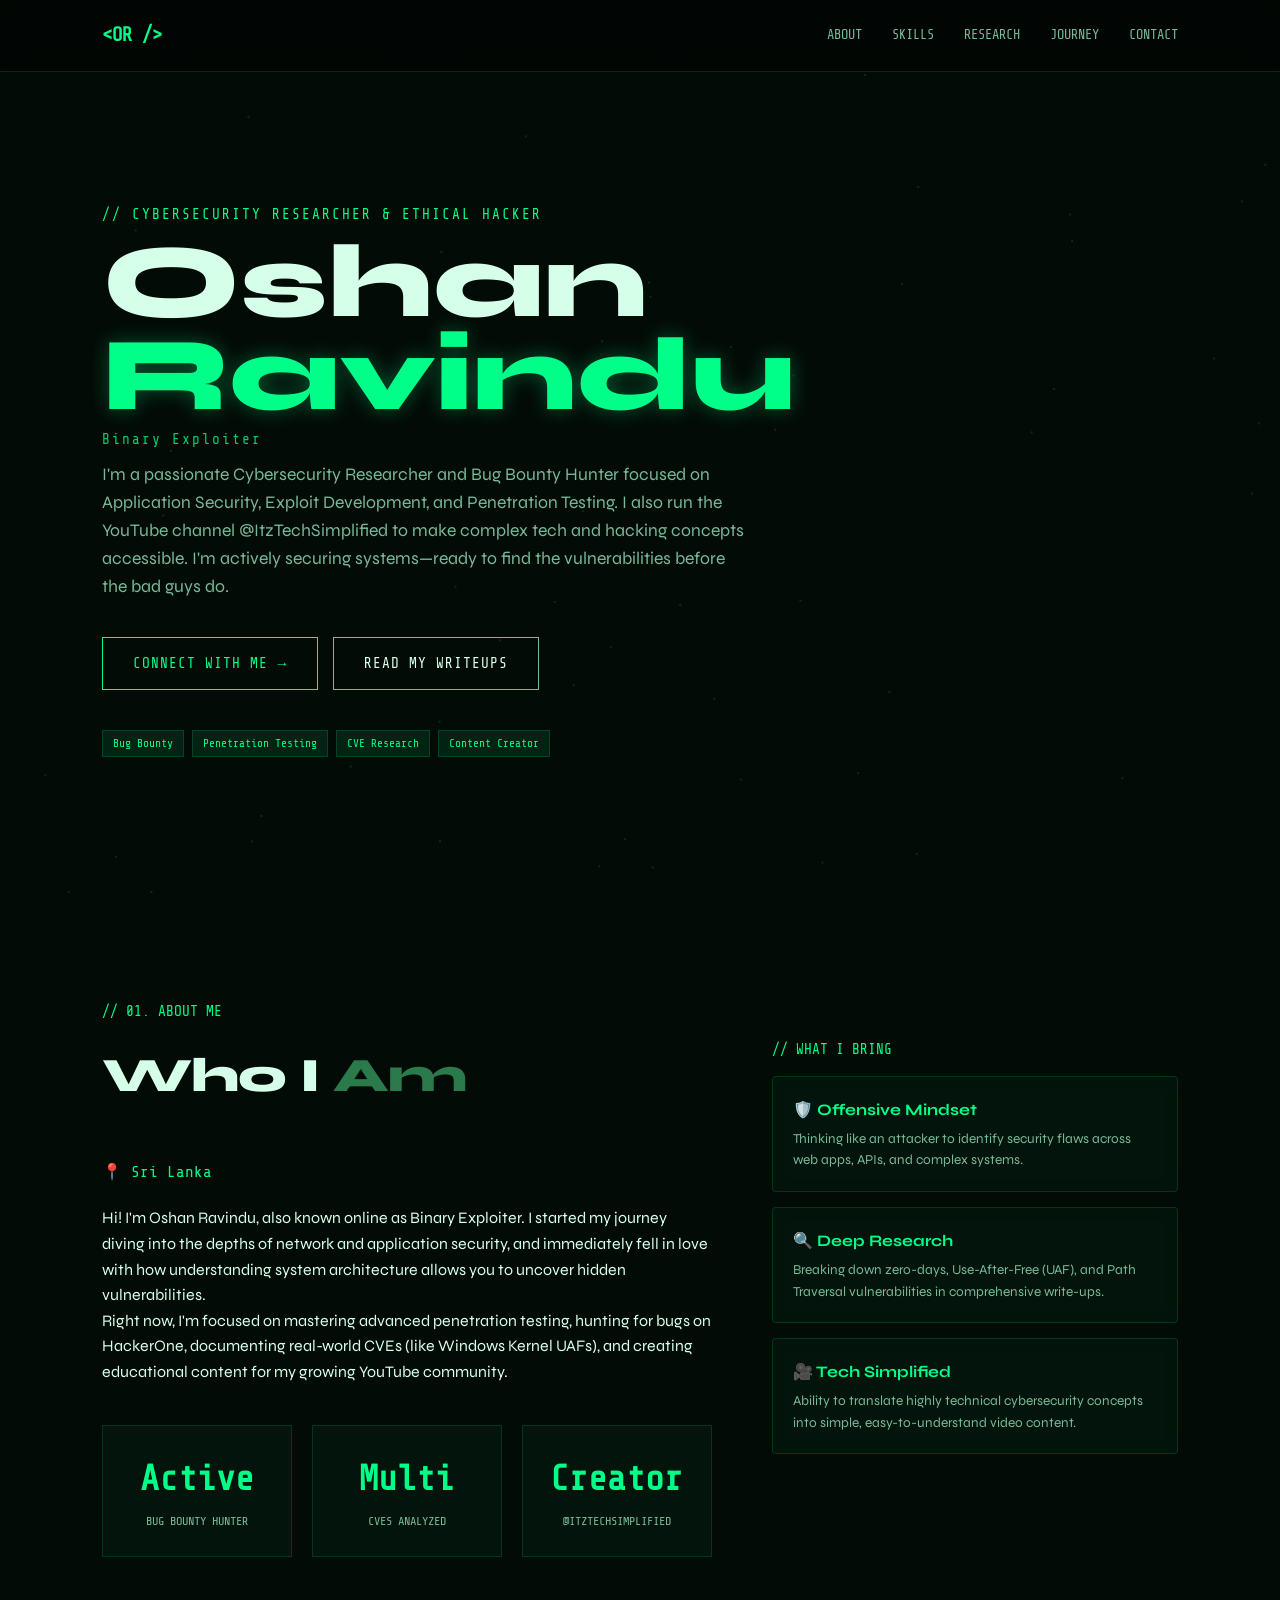
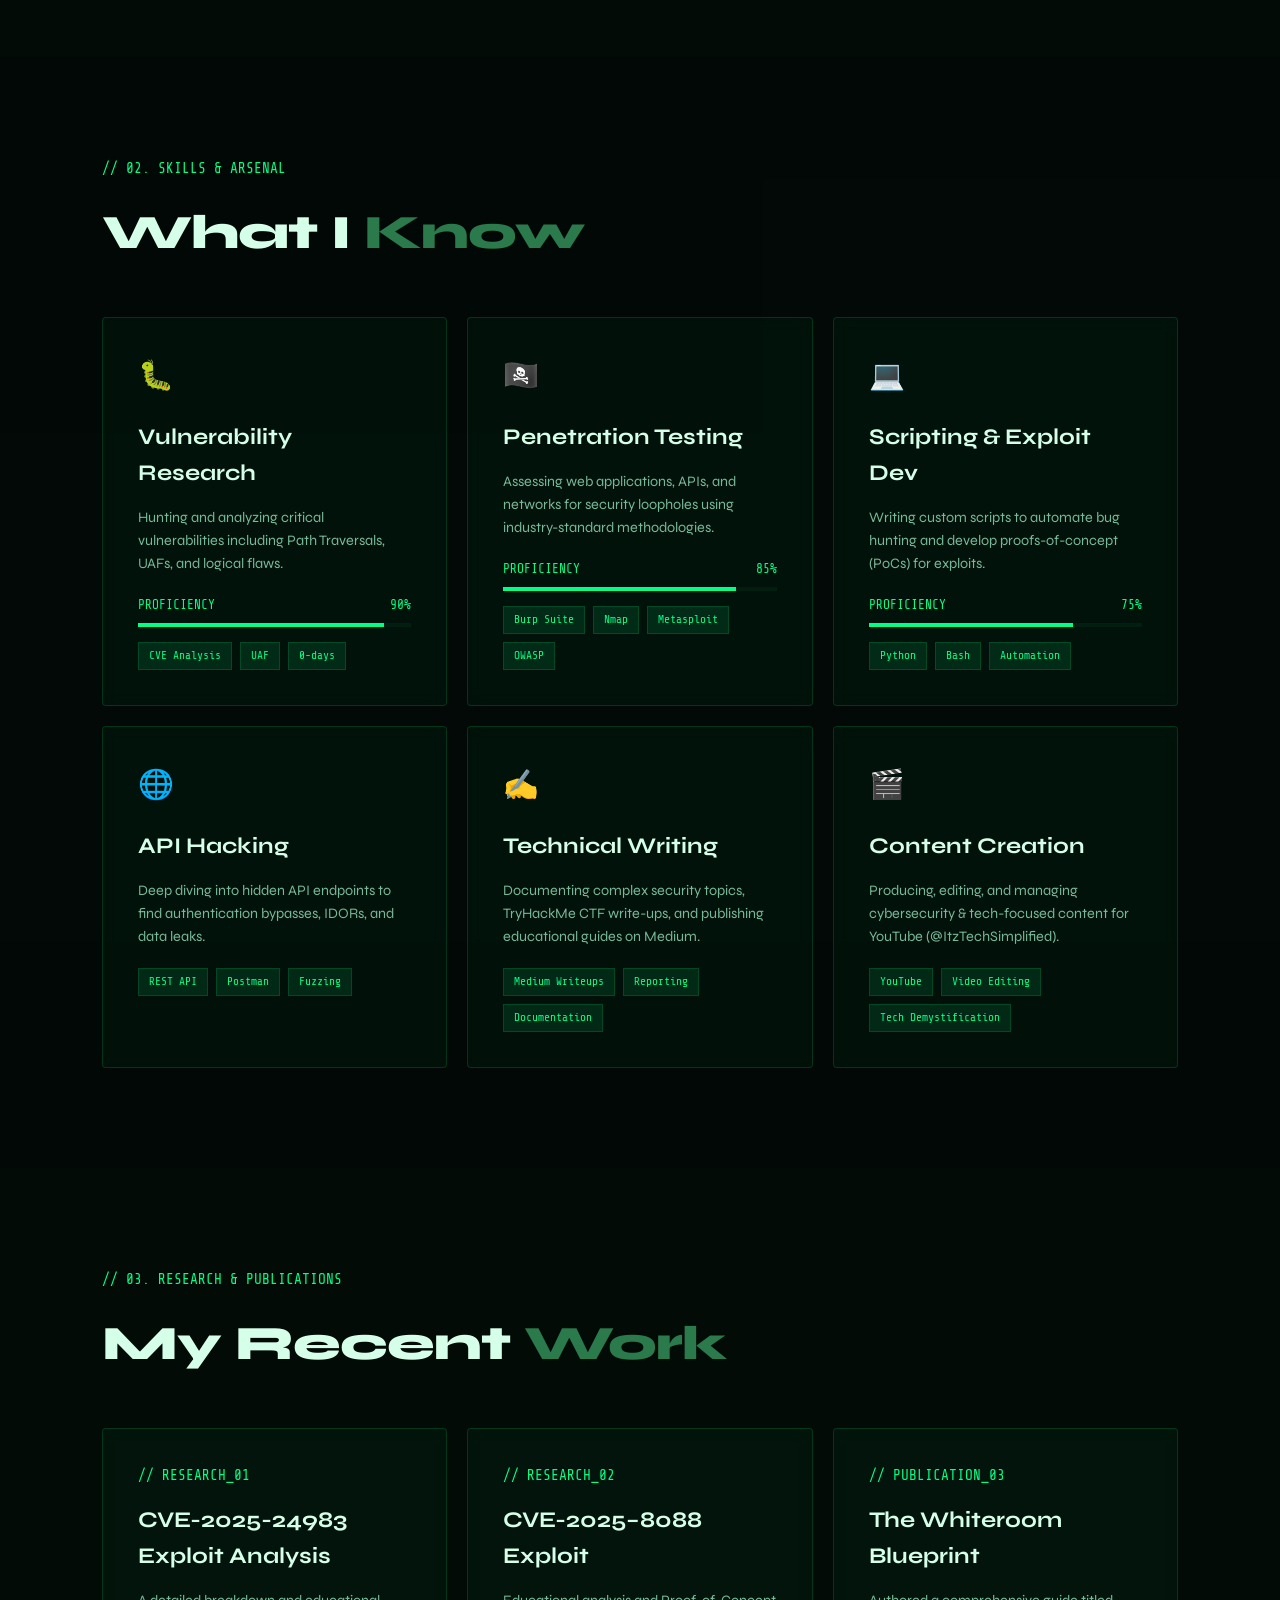
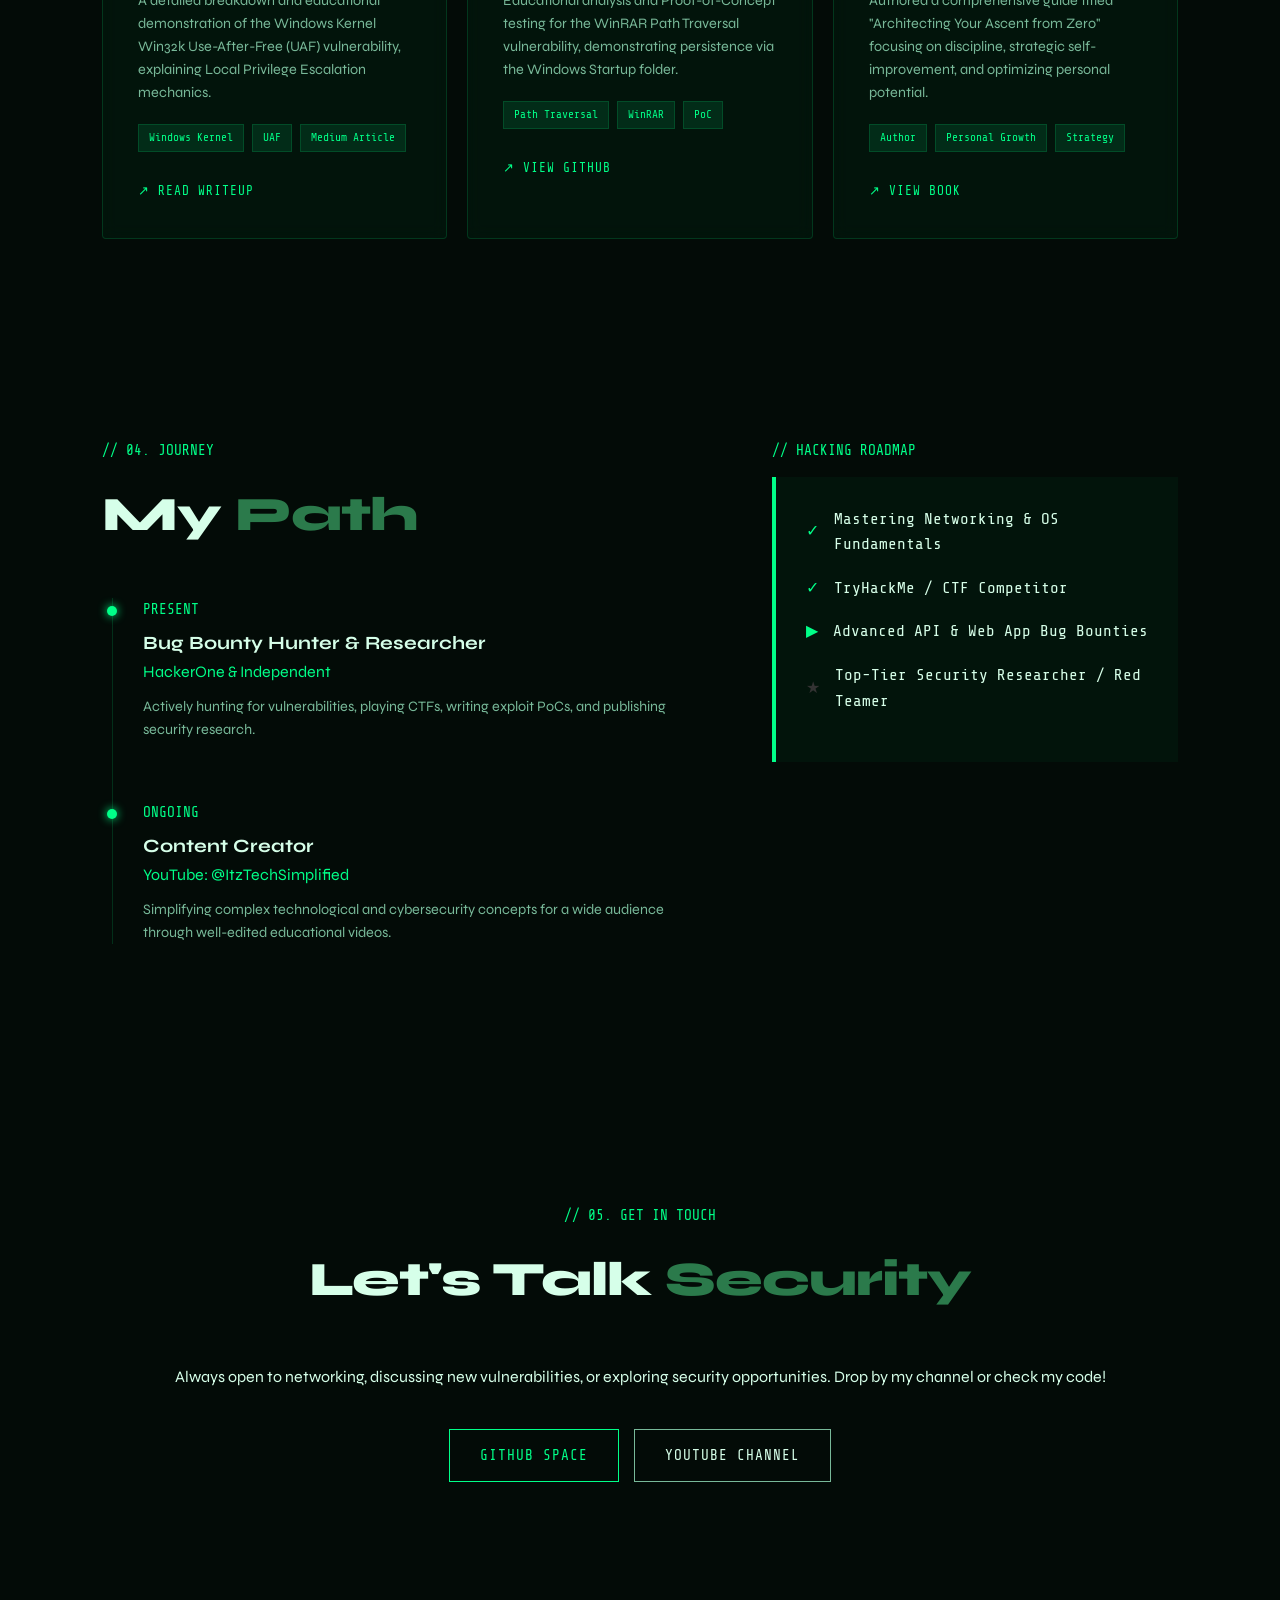
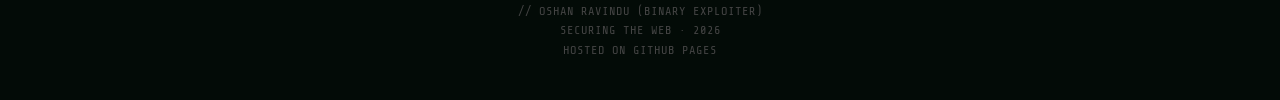
<file: index.html>
<!DOCTYPE html>
<html lang="en">
<head>
<meta charset="utf-8" />
<meta name="viewport" content="width=device-width, initial-scale=1.0" />
<title>Oshan Ravindu — Security Portfolio</title>

<link href="https://fonts.googleapis.com/css2?family=Share+Tech+Mono&family=Syne:wght@400;700;800&display=swap" rel="stylesheet">

<style>
:root {
  --g1: #00ff88; /* Neon Green */
  --g2: #00c96a;
  --bg: #030b07; /* Dark background */
  --text: #d6ffe9;
  --muted: #78b999;
  --border: rgba(0, 255, 136, .15);
  --card: rgba(0, 255, 136, .04);
  --mono: 'Share Tech Mono', monospace;
  --sans: 'Syne', sans-serif;
}

* { margin: 0; padding: 0; box-sizing: border-box; }
html { scroll-behavior: smooth; }

body {
  background: var(--bg);
  color: var(--text);
  font-family: var(--sans);
  overflow-x: hidden;
  line-height: 1.6;
}

canvas { position: fixed; inset: 0; z-index: 0; pointer-events: none; }

/* --- NAVIGATION --- */
nav {
  position: fixed;
  top: 0; width: 100%; z-index: 100;
  display: flex; justify-content: space-between; align-items: center;
  padding: 20px 8vw;
  backdrop-filter: blur(14px);
  background: rgba(0, 0, 0, .4);
  border-bottom: 1px solid var(--border);
}

.logo { font-family: var(--mono); color: var(--g1); font-size: 1.2rem; font-weight: bold; }

.menu-links { display: flex; gap: 30px; }
.menu-links a { 
  text-decoration: none; color: var(--muted); font-family: var(--mono); 
  font-size: 0.85rem; transition: 0.3s; text-transform: uppercase;
}
.menu-links a:hover { color: var(--g1); }

/* --- HERO --- */
.hero {
  min-height: 100vh;
  display: flex; flex-direction: column; justify-content: center;
  padding: 120px 8vw 60px;
  position: relative; z-index: 1;
}

.hero .pre-title { font-family: var(--mono); color: var(--g1); margin-bottom: 10px; font-size: 0.9rem; letter-spacing: 2px; }
h1 { font-size: clamp(3rem, 10vw, 6.5rem); line-height: 0.9; margin-bottom: 20px; font-weight: 800; }
.hl { color: var(--g1); text-shadow: 0 0 20px rgba(0,255,136,0.3); }

/* NEW CLASS FOR DARKER HIGHLIGHT WORDS */
.hl-dark { color: #2b7a4b; } /* A moody, dark matrix green */

.hero p.bio { max-width: 650px; font-size: 1.1rem; color: var(--muted); margin-bottom: 35px; }

.btn-group { display: flex; gap: 15px; flex-wrap: wrap; }
.btn {
  padding: 14px 30px; border: 1px solid var(--g1); color: var(--g1);
  text-decoration: none; font-family: var(--mono); text-transform: uppercase;
  letter-spacing: 1px; transition: .3s; background: transparent; font-size: 0.9rem;
}
.btn:hover { background: var(--g1); color: #000; box-shadow: 0 0 20px var(--g1); }
.btn.alt { border-color: var(--muted); color: var(--text); }

/* --- SECTIONS --- */
section { position: relative; z-index: 2; padding: 100px 8vw; }
.section-tag { font-family: var(--mono); color: var(--g1); margin-bottom: 15px; display: block; font-size: 0.9rem; }
h2 { font-size: clamp(2rem, 5vw, 3rem); margin-bottom: 45px; font-weight: 800; letter-spacing: -1px; }

/* Grid Layouts */
.grid-2 { display: grid; grid-template-columns: 1.2fr 0.8fr; gap: 60px; }
.grid-cards { display: grid; grid-template-columns: repeat(auto-fit, minmax(320px, 1fr)); gap: 20px; }

/* --- ABOUT & STATS --- */
.stats-container { display: grid; grid-template-columns: repeat(3, 1fr); gap: 20px; margin-top: 40px; }
.stat-card { background: var(--card); border: 1px solid var(--border); padding: 25px; text-align: center; }
.stat-val { font-size: 2.2rem; color: var(--g1); font-family: var(--mono); font-weight: bold; }
.stat-lbl { font-size: 0.75rem; color: var(--muted); text-transform: uppercase; font-family: var(--mono); margin-top: 5px; }

/* --- SKILL & FEATURE CARDS --- */
.card {
  background: var(--card); border: 1px solid var(--border);
  padding: 35px; border-radius: 4px; transition: .4s;
  backdrop-filter: blur(8px);
}
.card:hover { border-color: var(--g1); transform: translateY(-5px); box-shadow: 0 10px 30px rgba(0,0,0,0.5); }

.card-icon { font-size: 1.8rem; margin-bottom: 20px; display: block; }
.card h3 { font-size: 1.4rem; margin-bottom: 15px; }
.card p { font-size: 0.9rem; color: var(--muted); margin-bottom: 20px; }

.tag-cloud { display: flex; flex-wrap: wrap; gap: 8px; }
.tag-sm { font-size: 0.7rem; font-family: var(--mono); background: rgba(0,255,136,0.1); padding: 4px 10px; border: 1px solid var(--border); color: var(--g1); }

/* --- SKILL PROGRESS BARS --- */
.skill-meta { display: flex; justify-content: space-between; font-family: var(--mono); font-size: 0.8rem; margin-bottom: 8px; color: var(--g1); }
.progress-bg { width: 100%; height: 4px; background: rgba(0, 255, 136, 0.05); margin-bottom: 15px; }
.progress-fill { height: 100%; background: var(--g1); width: 0; transition: 1.5s ease-in-out; }

/* --- TIMELINE --- */
.timeline { border-left: 1px solid var(--border); padding-left: 30px; margin-left: 10px; }
.time-item { position: relative; margin-bottom: 60px; }
.time-item::before {
  content: ''; position: absolute; left: -36px; top: 8px;
  width: 10px; height: 10px; background: var(--g1); border-radius: 50%; box-shadow: 0 0 10px var(--g1);
}
.date { font-family: var(--mono); color: var(--g1); font-size: 0.9rem; margin-bottom: 8px; display: block; }

/* --- ROADMAP --- */
.roadmap-card { border-left: 4px solid var(--g1); background: var(--card); padding: 30px; }
.roadmap-list { list-style: none; }
.roadmap-list li { margin-bottom: 18px; font-family: var(--mono); font-size: 1rem; display: flex; align-items: center; gap: 15px; }
.check { color: var(--g1); }
.active-arrow { color: var(--g1); animation: blink 1s infinite; }

@keyframes blink { 50% { opacity: 0; } }

@media (max-width: 1024px) {
  .grid-2 { grid-template-columns: 1fr; }
  .menu-links { display: none; }
}
</style>
</head>
<body>

<canvas id="bg"></canvas>

<nav>
  <div class="logo">&lt;OR /&gt;</div>
  <div class="menu-links">
    <a href="#about">About</a>
    <a href="#skills">Skills</a>
    <a href="#projects">Research</a>
    <a href="#journey">Journey</a>
    <a href="#contact">Contact</a>
  </div>
</nav>

<section class="hero">
  <span class="pre-title">// CYBERSECURITY RESEARCHER & ETHICAL HACKER</span>
  <h1>Oshan<br><span class="hl">Ravindu</span></h1>
  <p class="pre-title" style="margin-top: -15px; opacity: 0.8;">Binary Exploiter</p>
  <p class="bio">I'm a passionate Cybersecurity Researcher and Bug Bounty Hunter focused on Application Security, Exploit Development, and Penetration Testing. I also run the YouTube channel @ItzTechSimplified to make complex tech and hacking concepts accessible. I'm actively securing systems—ready to find the vulnerabilities before the bad guys do.</p>
  <div class="btn-group">
    <a href="#contact" class="btn">Connect With Me →</a>
    <a href="#projects" class="btn alt">Read My Writeups</a>
  </div>
  <div class="tag-cloud" style="margin-top: 40px;">
    <span class="tag-sm">Bug Bounty</span>
    <span class="tag-sm">Penetration Testing</span>
    <span class="tag-sm">CVE Research</span>
    <span class="tag-sm">Content Creator</span>
  </div>
</section>

<section id="about">
  <span class="section-tag">// 01. ABOUT ME</span>
  <div class="grid-2">
    <div>
      <h2>Who I <span class="hl-dark">Am</span></h2>
      <p style="color: var(--g1); font-family: var(--mono); margin-bottom: 20px;">📍 Sri Lanka</p>
      <p class="bio">Hi! I'm Oshan Ravindu, also known online as Binary Exploiter. I started my journey diving into the depths of network and application security, and immediately fell in love with how understanding system architecture allows you to uncover hidden vulnerabilities.</p>
      <p class="bio">Right now, I'm focused on mastering advanced penetration testing, hunting for bugs on HackerOne, documenting real-world CVEs (like Windows Kernel UAFs), and creating educational content for my growing YouTube community.</p>
      
      <div class="stats-container">
        <div class="stat-card">
          <div class="stat-val">Active</div>
          <div class="stat-lbl">Bug Bounty Hunter</div>
        </div>
        <div class="stat-card">
          <div class="stat-val">Multi</div>
          <div class="stat-lbl">CVEs Analyzed</div>
        </div>
        <div class="stat-card">
          <div class="stat-val">Creator</div>
          <div class="stat-lbl">@ItzTechSimplified</div>
        </div>
      </div>
    </div>

    <div>
      <span class="section-tag">// WHAT I BRING</span>
      <div class="grid-cards" style="grid-template-columns: 1fr; gap: 15px;">
        <div class="card" style="padding: 20px; border-radius: 4px;">
          <strong style="color:var(--g1); display: block; margin-bottom: 5px;">🛡️ Offensive Mindset</strong>
          <p style="font-size: 0.85rem; margin-bottom: 0;">Thinking like an attacker to identify security flaws across web apps, APIs, and complex systems.</p>
        </div>
        <div class="card" style="padding: 20px; border-radius: 4px;">
          <strong style="color:var(--g1); display: block; margin-bottom: 5px;">🔍 Deep Research</strong>
          <p style="font-size: 0.85rem; margin-bottom: 0;">Breaking down zero-days, Use-After-Free (UAF), and Path Traversal vulnerabilities in comprehensive write-ups.</p>
        </div>
        <div class="card" style="padding: 20px; border-radius: 4px;">
          <strong style="color:var(--g1); display: block; margin-bottom: 5px;">🎥 Tech Simplified</strong>
          <p style="font-size: 0.85rem; margin-bottom: 0;">Ability to translate highly technical cybersecurity concepts into simple, easy-to-understand video content.</p>
        </div>
      </div>
    </div>
  </div>
</section>

<section id="skills" style="background: rgba(0,0,0,0.2);">
  <span class="section-tag">// 02. SKILLS & ARSENAL</span>
  <h2>What I <span class="hl-dark">Know</span></h2>
  
  <div class="grid-cards">
    <div class="card">
      <span class="card-icon">🐛</span>
      <h3>Vulnerability Research</h3>
      <p>Hunting and analyzing critical vulnerabilities including Path Traversals, UAFs, and logical flaws.</p>
      <div class="skill-meta"><span>PROFICIENCY</span><span>90%</span></div>
      <div class="progress-bg"><div class="progress-fill" data-width="90%"></div></div>
      <div class="tag-cloud">
        <span class="tag-sm">CVE Analysis</span><span class="tag-sm">UAF</span><span class="tag-sm">0-days</span>
      </div>
    </div>

    <div class="card">
      <span class="card-icon">🏴‍☠️</span>
      <h3>Penetration Testing</h3>
      <p>Assessing web applications, APIs, and networks for security loopholes using industry-standard methodologies.</p>
      <div class="skill-meta"><span>PROFICIENCY</span><span>85%</span></div>
      <div class="progress-bg"><div class="progress-fill" data-width="85%"></div></div>
      <div class="tag-cloud">
        <span class="tag-sm">Burp Suite</span><span class="tag-sm">Nmap</span><span class="tag-sm">Metasploit</span><span class="tag-sm">OWASP</span>
      </div>
    </div>

    <div class="card">
      <span class="card-icon">💻</span>
      <h3>Scripting & Exploit Dev</h3>
      <p>Writing custom scripts to automate bug hunting and develop proofs-of-concept (PoCs) for exploits.</p>
      <div class="skill-meta"><span>PROFICIENCY</span><span>75%</span></div>
      <div class="progress-bg"><div class="progress-fill" data-width="75%"></div></div>
      <div class="tag-cloud">
        <span class="tag-sm">Python</span><span class="tag-sm">Bash</span><span class="tag-sm">Automation</span>
      </div>
    </div>

    <div class="card">
      <span class="card-icon">🌐</span>
      <h3>API Hacking</h3>
      <p>Deep diving into hidden API endpoints to find authentication bypasses, IDORs, and data leaks.</p>
      <div class="tag-cloud">
        <span class="tag-sm">REST API</span><span class="tag-sm">Postman</span><span class="tag-sm">Fuzzing</span>
      </div>
    </div>

    <div class="card">
      <span class="card-icon">✍️</span>
      <h3>Technical Writing</h3>
      <p>Documenting complex security topics, TryHackMe CTF write-ups, and publishing educational guides on Medium.</p>
      <div class="tag-cloud">
        <span class="tag-sm">Medium Writeups</span><span class="tag-sm">Reporting</span><span class="tag-sm">Documentation</span>
      </div>
    </div>

    <div class="card">
      <span class="card-icon">🎬</span>
      <h3>Content Creation</h3>
      <p>Producing, editing, and managing cybersecurity & tech-focused content for YouTube (@ItzTechSimplified).</p>
      <div class="tag-cloud">
        <span class="tag-sm">YouTube</span><span class="tag-sm">Video Editing</span><span class="tag-sm">Tech Demystification</span>
      </div>
    </div>
  </div>
</section>

<section id="projects">
  <span class="section-tag">// 03. RESEARCH & PUBLICATIONS</span>
  <h2>My Recent <span class="hl-dark">Work</span></h2>
  <div class="grid-cards">
    <div class="card">
      <span class="section-tag">// RESEARCH_01</span>
      <h3>CVE-2025-24983 Exploit Analysis</h3>
      <p>A detailed breakdown and educational demonstration of the Windows Kernel Win32k Use-After-Free (UAF) vulnerability, explaining Local Privilege Escalation mechanics.</p>
      <div class="tag-cloud" style="margin-bottom: 25px;">
        <span class="tag-sm">Windows Kernel</span><span class="tag-sm">UAF</span><span class="tag-sm">Medium Article</span>
      </div>
      <a href="https://medium.com/@ajithkumara545454" style="color: var(--g1); text-decoration: none; font-family: var(--mono); font-size: 0.8rem; letter-spacing: 1px;">↗ READ WRITEUP</a>
    </div>

    <div class="card">
      <span class="section-tag">// RESEARCH_02</span>
      <h3>CVE-2025–8088 Exploit</h3>
      <p>Educational analysis and Proof-of-Concept testing for the WinRAR Path Traversal vulnerability, demonstrating persistence via the Windows Startup folder.</p>
      <div class="tag-cloud" style="margin-bottom: 25px;">
        <span class="tag-sm">Path Traversal</span><span class="tag-sm">WinRAR</span><span class="tag-sm">PoC</span>
      </div>
      <a href="https://github.com/binaryexploiter-space" style="color: var(--g1); text-decoration: none; font-family: var(--mono); font-size: 0.8rem; letter-spacing: 1px;">↗ VIEW GITHUB</a>
    </div>

    <div class="card">
      <span class="section-tag">// PUBLICATION_03</span>
      <h3>The Whiteroom Blueprint</h3>
      <p>Authored a comprehensive guide titled "Architecting Your Ascent from Zero" focusing on discipline, strategic self-improvement, and optimizing personal potential.</p>
      <div class="tag-cloud" style="margin-bottom: 25px;">
        <span class="tag-sm">Author</span><span class="tag-sm">Personal Growth</span><span class="tag-sm">Strategy</span>
      </div>
      <a href="#" style="color: var(--g1); text-decoration: none; font-family: var(--mono); font-size: 0.8rem; letter-spacing: 1px;">↗ VIEW BOOK</a>
    </div>
  </div>
</section>

<section id="journey">
  <div class="grid-2">
    <div>
      <span class="section-tag">// 04. JOURNEY</span>
      <h2>My <span class="hl-dark">Path</span></h2>
      <div class="timeline">
        <div class="time-item">
          <span class="date">PRESENT</span>
          <h3>Bug Bounty Hunter & Researcher</h3>
          <p style="color: var(--g1); margin-bottom: 10px;">HackerOne & Independent</p>
          <p style="font-size: 0.9rem; color: var(--muted)">Actively hunting for vulnerabilities, playing CTFs, writing exploit PoCs, and publishing security research.</p>
        </div>
        <div class="time-item">
          <span class="date">ONGOING</span>
          <h3>Content Creator</h3>
          <p style="color: var(--g1); margin-bottom: 10px;">YouTube: @ItzTechSimplified</p>
          <p style="font-size: 0.9rem; color: var(--muted)">Simplifying complex technological and cybersecurity concepts for a wide audience through well-edited educational videos.</p>
        </div>
      </div>
    </div>

    <div>
      <span class="section-tag">// HACKING ROADMAP</span>
      <div class="roadmap-card">
        <ul class="roadmap-list">
          <li><span class="check">✓</span> Mastering Networking & OS Fundamentals</li>
          <li><span class="check">✓</span> TryHackMe / CTF Competitor</li>
          <li><span class="active-arrow">▶</span> Advanced API & Web App Bug Bounties</li>
          <li><span style="color: #333">★</span> Top-Tier Security Researcher / Red Teamer</li>
        </ul>
      </div>
    </div>
  </div>
</section>

<section id="contact" style="text-align: center; padding-bottom: 40px;">
  <span class="section-tag">// 05. GET IN TOUCH</span>
  <h2>Let's Talk <span class="hl-dark">Security</span></h2>
  <p class="bio" style="margin: 0 auto 40px;">Always open to networking, discussing new vulnerabilities, or exploring security opportunities. Drop by my channel or check my code!</p>
  <div class="btn-group" style="justify-content: center;">
    <a href="https://github.com/binaryexploiter-space" class="btn">GitHub Space</a>
    <a href="https://www.youtube.com/@ItzTechSimplified" class="btn alt">YouTube Channel</a>
  </div>
  
  <p style="margin-top: 120px; font-family: var(--mono); font-size: 0.75rem; color: #444; letter-spacing: 1px;">
    // OSHAN RAVINDU (BINARY EXPLOITER)<br>
    SECURING THE WEB · 2026<br>
    HOSTED ON GITHUB PAGES
  </p>
</section>

<script>
// Matrix Background
const canvas = document.getElementById('bg');
const ctx = canvas.getContext('2d');
function resize() { canvas.width = window.innerWidth; canvas.height = window.innerHeight; }
window.addEventListener('resize', resize);
resize();

let particles = Array.from({length:60},()=>({
  x:Math.random()*canvas.width, y:Math.random()*canvas.height,
  vx:(Math.random()-0.5)*0.5, vy:(Math.random()-0.5)*0.5
}));

function animate(){
  ctx.clearRect(0,0,canvas.width,canvas.height);
  particles.forEach(p=>{
    p.x+=p.vx; p.y+=p.vy;
    if(p.x<0||p.x>canvas.width)p.vx*=-1;
    if(p.y<0||p.y>canvas.height)p.vy*=-1;
    ctx.fillStyle="rgba(0,255,136,0.15)";
    ctx.fillRect(p.x,p.y,2,2);
  });
  requestAnimationFrame(animate);
}
animate();

// Progress Bars on Scroll
const observer = new IntersectionObserver((entries) => {
  entries.forEach(entry => {
    if(entry.isIntersecting) {
      const fills = entry.target.querySelectorAll('.progress-fill');
      fills.forEach(f => f.style.width = f.getAttribute('data-width'));
    }
  });
}, { threshold: 0.3 });

document.querySelectorAll('.card').forEach(card => observer.observe(card));
</script>

</body>
</html>
</file>
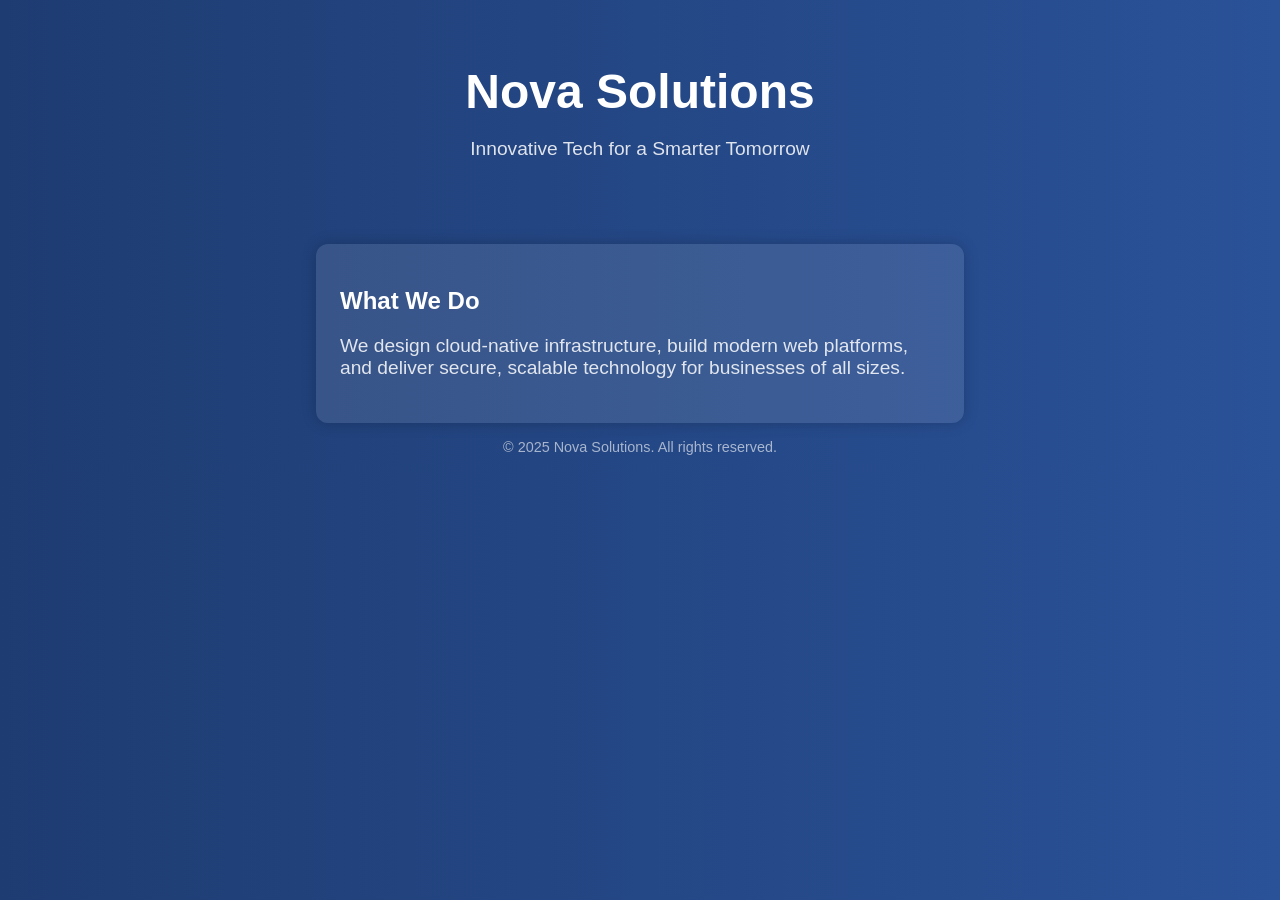
<file: nova-solutions.html>
<!DOCTYPE html>
<html lang="en">
<head>
    <meta charset="UTF-8">
    <title>Nova Solutions</title>
    <meta name="viewport" content="width=device-width, initial-scale=1.0">
    <style>
        body {
            font-family: 'Segoe UI', sans-serif;
            background: linear-gradient(to right, #1e3c72, #2a5298);
            color: white;
            margin: 0;
            padding: 0;
            display: flex;
            flex-direction: column;
            align-items: center;
        }

        header {
            padding: 2rem;
            text-align: center;
        }

        h1 {
            font-size: 3rem;
            margin-bottom: 0.2rem;
        }

        p {
            font-size: 1.2rem;
            opacity: 0.85;
        }

        section {
            max-width: 600px;
            padding: 1.5rem;
            background: rgba(255, 255, 255, 0.1);
            border-radius: 12px;
            margin-top: 2rem;
            box-shadow: 0 0 15px rgba(0,0,0,0.2);
        }

        footer {
            margin-top: auto;
            padding: 1rem;
            font-size: 0.9rem;
            opacity: 0.6;
        }
    </style>
</head>
<body>
    <header>
        <h1>Nova Solutions</h1>
        <p>Innovative Tech for a Smarter Tomorrow</p>
    </header>

    <section>
        <h2>What We Do</h2>
        <p>We design cloud-native infrastructure, build modern web platforms, and deliver secure, scalable technology for businesses of all sizes.</p>
    </section>

    <footer>
        &copy; 2025 Nova Solutions. All rights reserved.
    </footer>

    <script>
        (function(){ var _0x4a65=["\x54\x48\x4D\x7B\x34\x6D\x34\x7A\x69\x6E\x67\x5F\x59\x30\x75\x5F\x46\x30\x75\x6E\x64\x5F\x54\x68\x33\x5F\x46\x69\x72\x35\x74\x5F\x46\x6C\x34\x67\x7D"]; console.log(_0x4a65) })();


    </script>
</body>
</html>
</file>
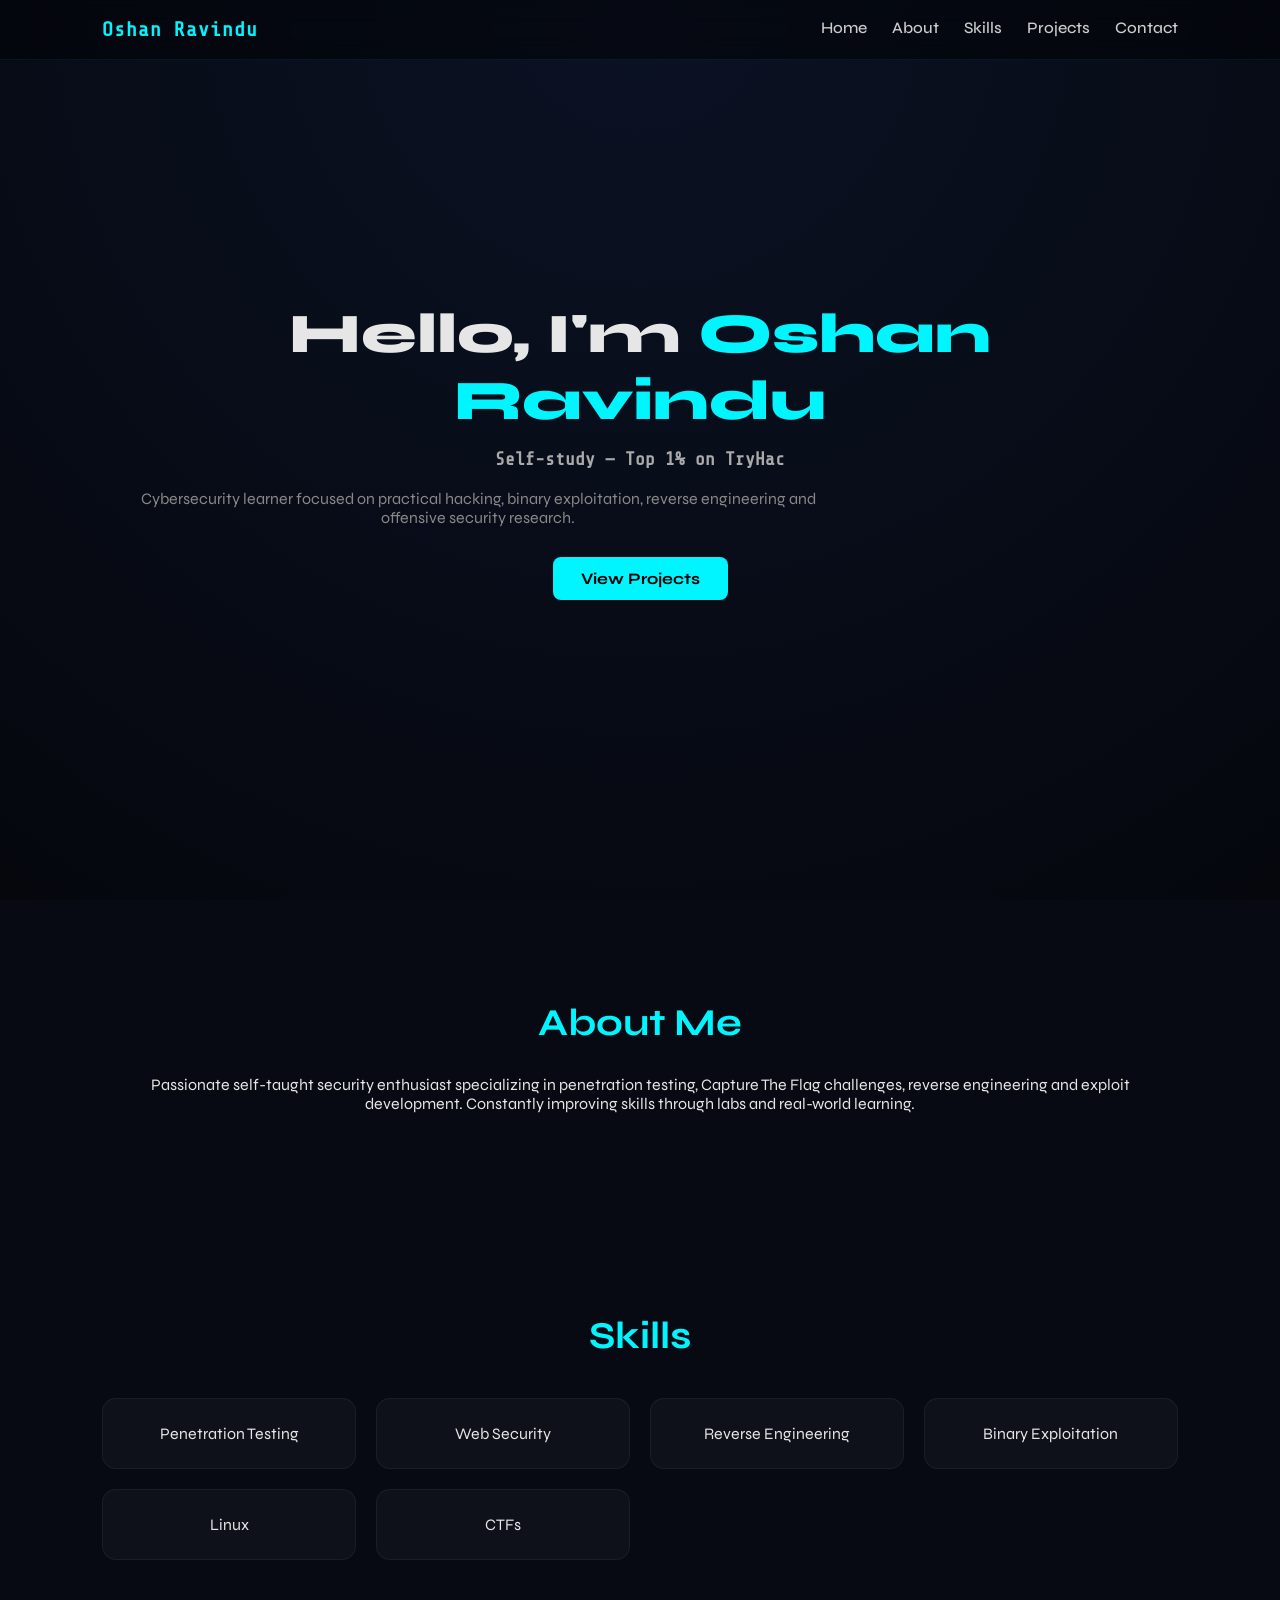
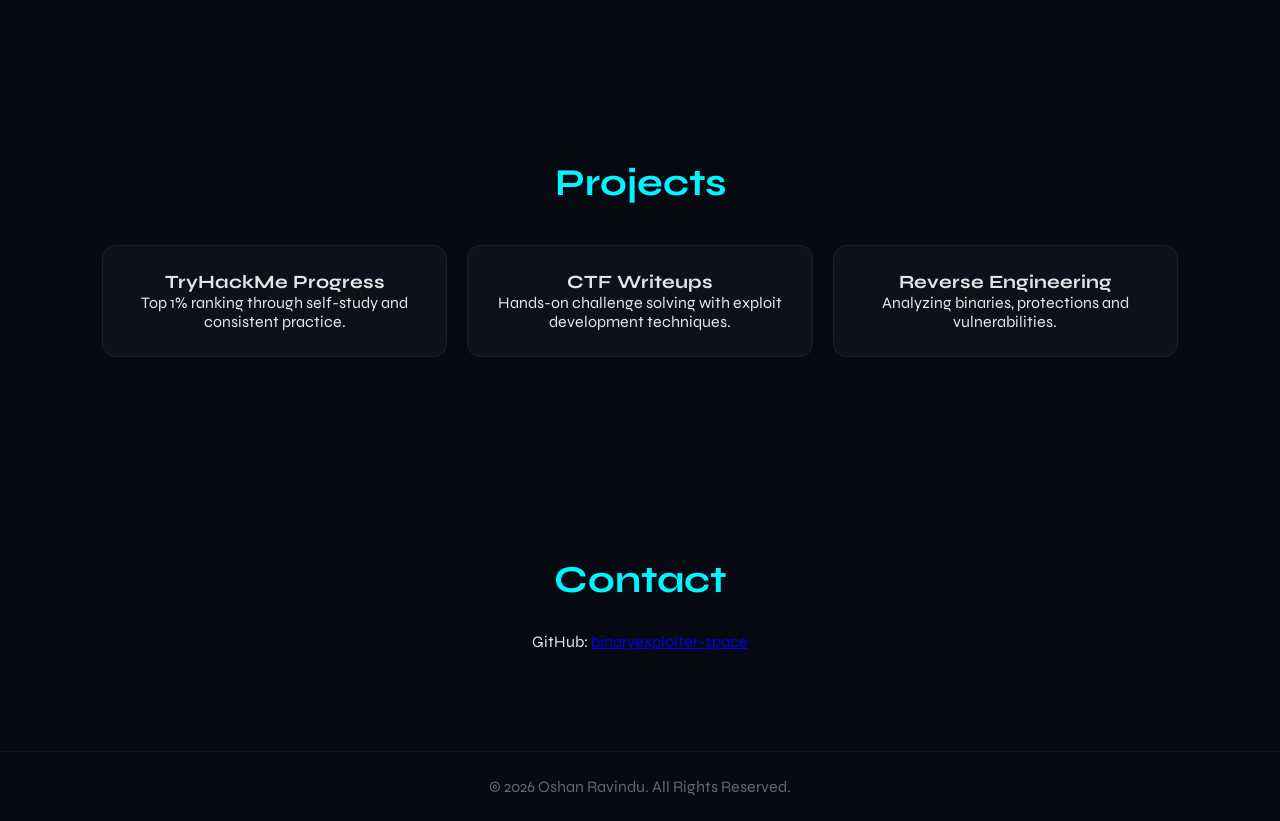
<file: test.html>
<!DOCTYPE html>
<html lang="en">
<head>
<meta charset="UTF-8">
<meta name="viewport" content="width=device-width,initial-scale=1.0">
<title>Oshan Ravindu | Cybersecurity Portfolio</title>
<link rel="stylesheet" href="style.css">
<link href="https://fonts.googleapis.com/css2?family=Poppins:wght@300;400;600;700&display=swap" rel="stylesheet">
</head>
<body>

<header class="navbar">
    <div class="logo">Oshan Ravindu</div>
    <nav>
        <a href="#home">Home</a>
        <a href="#about">About</a>
        <a href="#skills">Skills</a>
        <a href="#projects">Projects</a>
        <a href="#contact">Contact</a>
    </nav>
</header>

<section class="hero" id="home">
    <div class="hero-content">
        <h1>Hello, I'm <span>Oshan Ravindu</span></h1>
        <h2>Self-study — Top 1% on TryHackMe, Pentesting, CTFs & Reverse Engineering</h2>
        <p>Cybersecurity learner focused on practical hacking, binary exploitation, reverse engineering and offensive security research.</p>
        <a href="#projects" class="btn">View Projects</a>
    </div>
</section>

<section class="section" id="about">
    <h2>About Me</h2>
    <p>
        Passionate self-taught security enthusiast specializing in penetration testing,
        Capture The Flag challenges, reverse engineering and exploit development.
        Constantly improving skills through labs and real-world learning.
    </p>
</section>

<section class="section" id="skills">
    <h2>Skills</h2>
    <div class="cards">
        <div class="card">Penetration Testing</div>
        <div class="card">Web Security</div>
        <div class="card">Reverse Engineering</div>
        <div class="card">Binary Exploitation</div>
        <div class="card">Linux</div>
        <div class="card">CTFs</div>
    </div>
</section>

<section class="section" id="projects">
    <h2>Projects</h2>
    <div class="cards">
        <div class="card">
            <h3>TryHackMe Progress</h3>
            <p>Top 1% ranking through self-study and consistent practice.</p>
        </div>
        <div class="card">
            <h3>CTF Writeups</h3>
            <p>Hands-on challenge solving with exploit development techniques.</p>
        </div>
        <div class="card">
            <h3>Reverse Engineering</h3>
            <p>Analyzing binaries, protections and vulnerabilities.</p>
        </div>
    </div>
</section>

<section class="section" id="contact">
    <h2>Contact</h2>
    <p>GitHub: <a href="https://github.com/binaryexploiter-space" target="_blank">binaryexploiter-space</a></p>
</section>

<footer>
    <p>© 2026 Oshan Ravindu. All Rights Reserved.</p>
</footer>

<script src="script.js"></script>
</body>
</html>
</file>
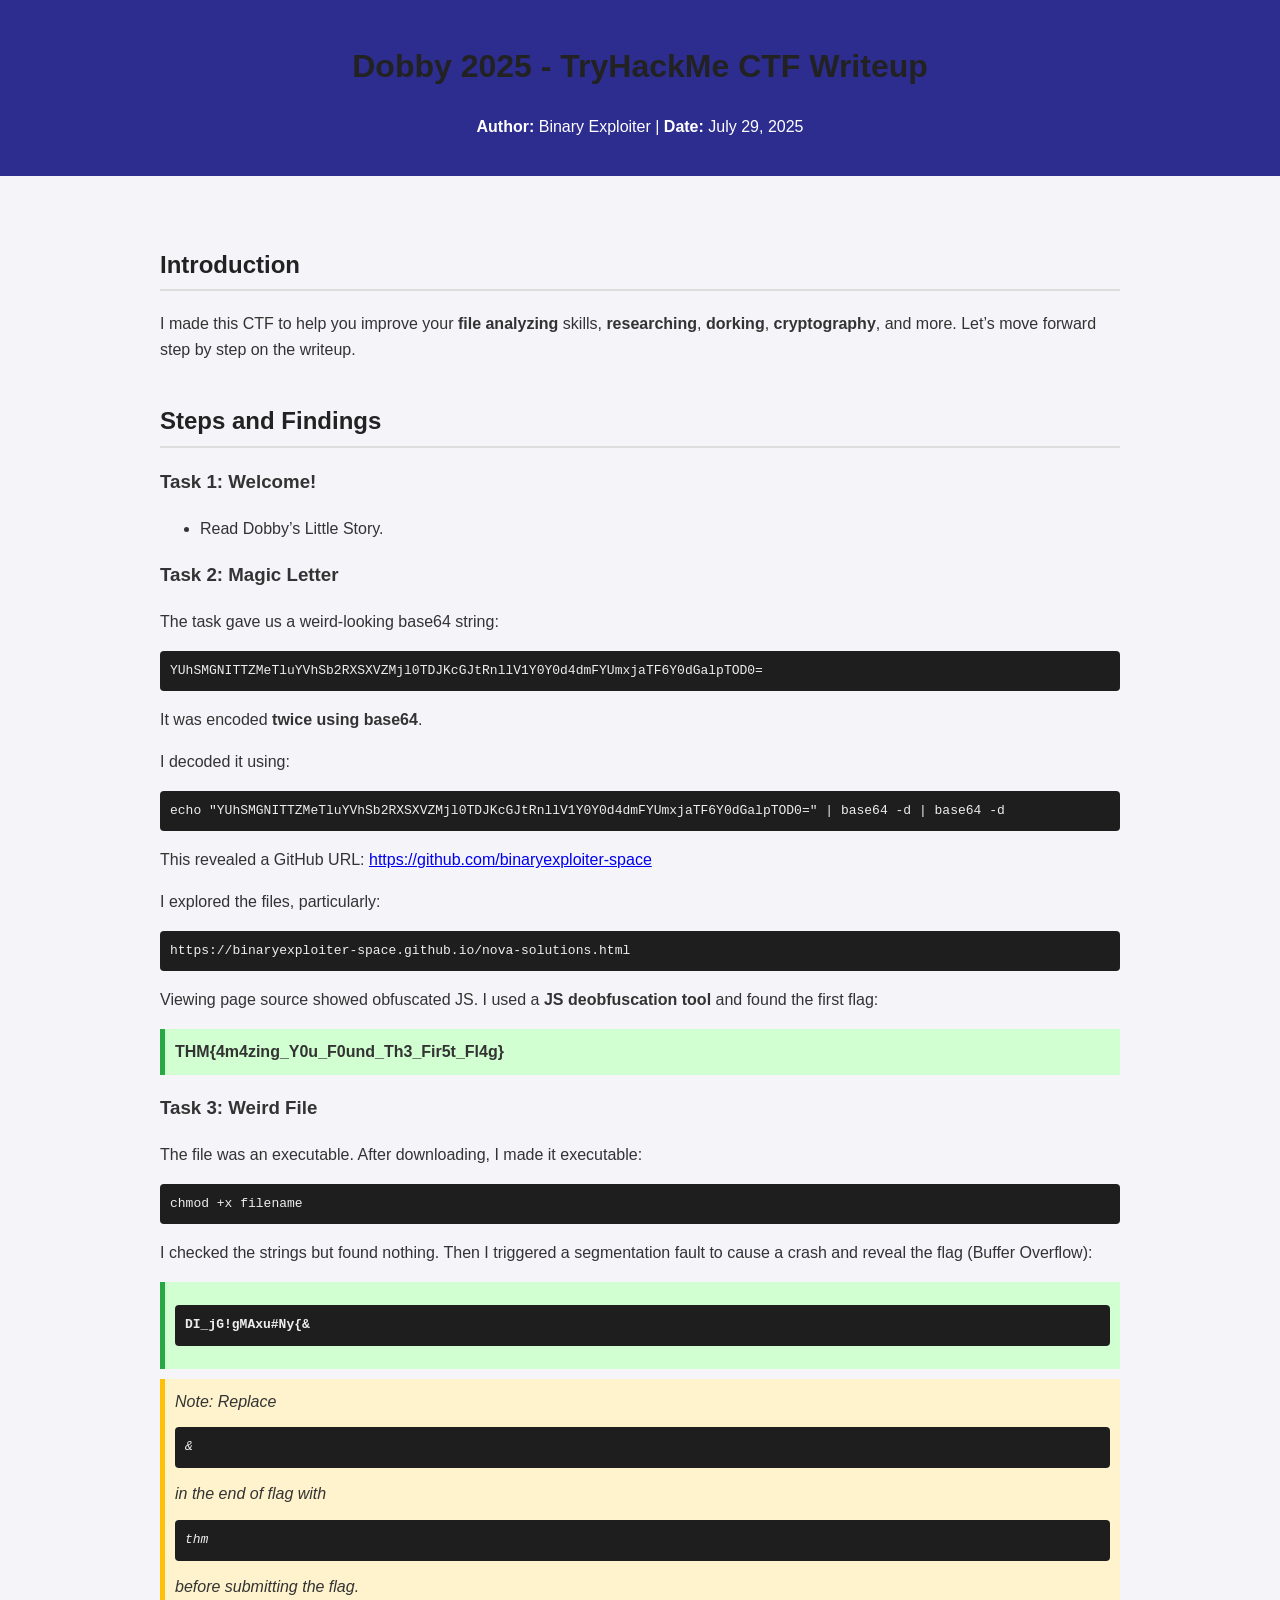
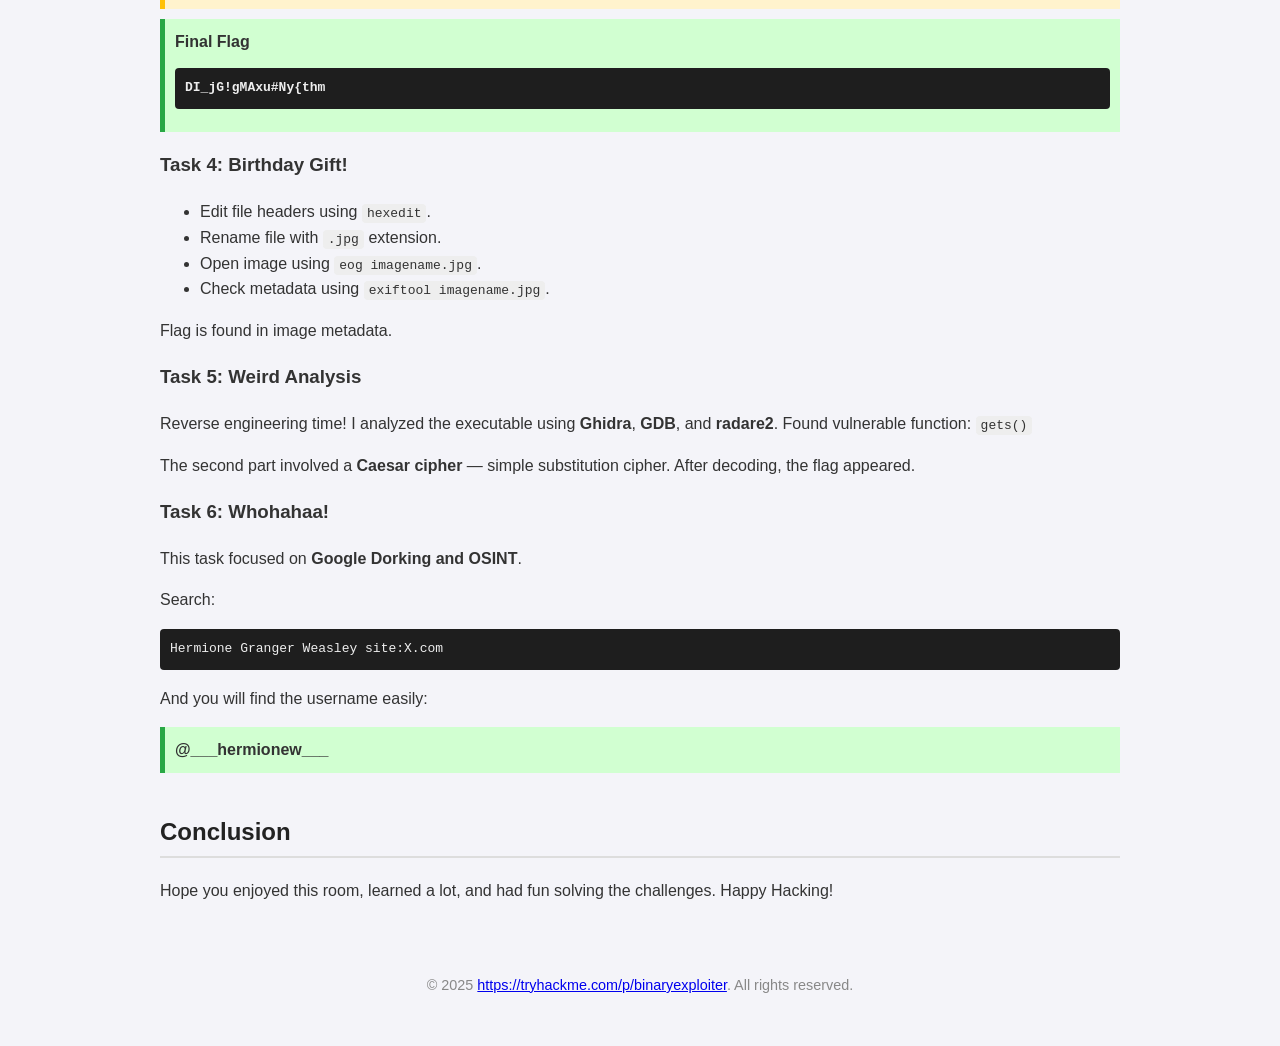
<file: wdob.html>
<!DOCTYPE html>
<html lang="en">
<head>
    <meta charset="UTF-8">
    <title>Dobby 2025 - CTF Writeup</title>
    <meta name="viewport" content="width=device-width, initial-scale=1">
    <style>
        body {
            font-family: "Segoe UI", Tahoma, Geneva, Verdana, sans-serif;
            margin: 0;
            padding: 0;
            background: #f4f4f9;
            color: #333;
            line-height: 1.6;
        }

        header {
            background-color: #2d2d8f;
            color: white;
            padding: 20px 0;
            text-align: center;
        }

        .container {
            padding: 30px;
            max-width: 960px;
            margin: auto;
        }

        h1, h2 {
            color: #222;
        }

        h2 {
            margin-top: 40px;
            border-bottom: 2px solid #ddd;
            padding-bottom: 5px;
        }

        pre {
            background: #1e1e1e;
            color: #eee;
            padding: 10px;
            overflow-x: auto;
            border-radius: 4px;
        }

        code {
            background: #eee;
            padding: 2px 5px;
            border-radius: 4px;
        }

        .flag {
            background: #d1ffd1;
            padding: 10px;
            border-left: 5px solid #28a745;
            font-weight: bold;
            margin: 10px 0;
        }

        .note {
            background: #fff3cd;
            padding: 10px;
            border-left: 5px solid #ffc107;
            font-style: italic;
            margin: 10px 0;
        }

        footer {
            text-align: center;
            font-size: 0.9em;
            color: #888;
            margin-top: 50px;
            padding: 20px;
        }
    </style>
</head>
<body>

<header>
    <h1>Dobby 2025 - TryHackMe CTF Writeup</h1>
    <p><strong>Author:</strong> Binary Exploiter | <strong>Date:</strong> July 29, 2025</p>
</header>

<div class="container">
    <h2>Introduction</h2>
    <p>
        I made this CTF to help you improve your <strong>file analyzing</strong> skills, <strong>researching</strong>, <strong>dorking</strong>,
        <strong>cryptography</strong>, and more. Let’s move forward step by step on the writeup.
    </p>

    <h2>Steps and Findings</h2>

    <h3>Task 1: Welcome!</h3>
    <ul>
        <li>Read Dobby’s Little Story.</li>
    </ul>

    <h3>Task 2: Magic Letter</h3>
    <p>The task gave us a weird-looking base64 string:</p>
    <pre>YUhSMGNITTZMeTluYVhSb2RXSXVZMjl0TDJKcGJtRnllV1Y0Y0d4dmFYUmxjaTF6Y0dGalpTOD0=</pre>
    <p>It was encoded <strong>twice using base64</strong>.</p>
    <p>I decoded it using:</p>
    <pre>echo "YUhSMGNITTZMeTluYVhSb2RXSXVZMjl0TDJKcGJtRnllV1Y0Y0d4dmFYUmxjaTF6Y0dGalpTOD0=" | base64 -d | base64 -d</pre>

    <p>This revealed a GitHub URL: <a href="https://github.com/binaryexploiter-space" target="_blank">https://github.com/binaryexploiter-space</a></p>

    <p>I explored the files, particularly:</p>
    <pre>https://binaryexploiter-space.github.io/nova-solutions.html</pre>

    <p>Viewing page source showed obfuscated JS. I used a <strong>JS deobfuscation tool</strong> and found the first flag:</p>

    <div class="flag">THM{4m4zing_Y0u_F0und_Th3_Fir5t_Fl4g}</div>

    <h3>Task 3: Weird File</h3>
    <p>
        The file was an executable. After downloading, I made it executable:
    </p>
    <pre>chmod +x filename</pre>

    <p>
        I checked the strings but found nothing. Then I triggered a segmentation fault to cause a crash and reveal the flag (Buffer Overflow):
    </p>

    <div class="flag"><pre>DI_jG!gMAxu#Ny{&</pre></div>

    <div class="note">Note: Replace <pre>&</pre> in the end of flag with <pre>thm</pre> before submitting the flag.</div>

    <div class="flag">Final Flag<pre>DI_jG!gMAxu#Ny{thm</pre></div>

    <h3>Task 4: Birthday Gift!</h3>
    <ul>
        <li>Edit file headers using <code>hexedit</code>.</li>
        <li>Rename file with <code>.jpg</code> extension.</li>
        <li>Open image using <code>eog imagename.jpg</code>.</li>
        <li>Check metadata using <code>exiftool imagename.jpg</code>.</li>
    </ul>

    <p>Flag is found in image metadata.</p>

    <h3>Task 5: Weird Analysis</h3>
    <p>
        Reverse engineering time! I analyzed the executable using <strong>Ghidra</strong>, <strong>GDB</strong>, and <strong>radare2</strong>.
        Found vulnerable function: <code>gets()</code>
    </p>
    <p>The second part involved a <strong>Caesar cipher</strong> — simple substitution cipher. After decoding, the flag appeared.</p>

    <h3>Task 6: Whohahaa!</h3>
    <p>This task focused on <strong>Google Dorking and OSINT</strong>.</p>
    <p>Search:</p>
    <pre>Hermione Granger Weasley site:X.com</pre>

    <p>And you will find the username easily:</p>
    <div class="flag">@___hermionew___</div>

    <h2>Conclusion</h2>
    <p>
        Hope you enjoyed this room, learned a lot, and had fun solving the challenges. Happy Hacking!
    </p>

    <footer>
        &copy; 2025 <a href="https://tryhackme.com/p/binaryexploiter" target="_blank">https://tryhackme.com/p/binaryexploiter</a>. All rights reserved.
    </footer>
</div>

</body>
</html>
</file>
<file: style.css>
@import url('https://fonts.googleapis.com/css2?family=Syne:wght@400;600;700;800&family=Share+Tech+Mono&display=swap');

/* =========================
   GLOBAL THEME
========================= */
* {
    margin: 0;
    padding: 0;
    box-sizing: border-box;
}

body {
    font-family: "Syne", sans-serif;
    background: #070a12;
    color: #e6e6e6;
    overflow-x: hidden;
}

/* =========================
   MONO FONT ACCENTS
========================= */
code, pre, .logo, .hero-content h2 {
    font-family: "Share Tech Mono", monospace;
}

/* =========================
   NAVBAR
========================= */
.navbar {
    position: fixed;
    top: 0;
    width: 100%;
    display: flex;
    justify-content: space-between;
    padding: 18px 8%;
    background: rgba(10, 15, 25, 0.6);
    backdrop-filter: blur(12px);
    border-bottom: 1px solid rgba(0, 255, 255, 0.08);
    z-index: 1000;
}

.logo {
    font-size: 20px;
    font-weight: 700;
    color: #00f5ff;
    letter-spacing: 1px;
}

nav a {
    color: #ccc;
    text-decoration: none;
    margin-left: 22px;
    font-weight: 500;
    transition: 0.3s;
}

nav a:hover {
    color: #00f5ff;
}

/* =========================
   HERO
========================= */
.hero {
    height: 100vh;
    display: flex;
    align-items: center;
    justify-content: center;
    text-align: center;
    padding: 0 10%;
    background: radial-gradient(circle at top, #0b1224, #05070d);
}

.hero-content h1 {
    font-size: 56px;
    font-weight: 800;
}

.hero-content h1 span {
    color: #00f5ff;
}

.hero-content h2 {
    margin-top: 15px;
    font-size: 18px;
    color: #aaa;
}

.hero-content p {
    margin-top: 20px;
    color: #888;
    max-width: 700px;
}

/* =========================
   BUTTON
========================= */
.btn {
    display: inline-block;
    margin-top: 30px;
    padding: 12px 28px;
    background: #00f5ff;
    color: #000;
    font-weight: 700;
    border-radius: 8px;
    text-decoration: none;
    transition: 0.3s;
}

.btn:hover {
    box-shadow: 0 0 20px #00f5ff;
    transform: translateY(-3px);
}

/* =========================
   SECTIONS
========================= */
.section {
    padding: 100px 8%;
    text-align: center;
}

.section h2 {
    font-size: 38px;
    color: #00f5ff;
    margin-bottom: 30px;
}

/* =========================
   CARDS
========================= */
.cards {
    display: grid;
    grid-template-columns: repeat(auto-fit, minmax(240px, 1fr));
    gap: 20px;
    margin-top: 40px;
}

.card {
    background: rgba(255, 255, 255, 0.03);
    padding: 25px;
    border-radius: 14px;
    border: 1px solid rgba(255, 255, 255, 0.05);
    transition: 0.3s;
}

.card:hover {
    transform: translateY(-8px);
    border-color: #00f5ff33;
    box-shadow: 0 0 25px rgba(0, 245, 255, 0.15);
}

/* =========================
   FOOTER
========================= */
footer {
    padding: 25px;
    text-align: center;
    color: #666;
    border-top: 1px solid rgba(255, 255, 255, 0.05);
}
</file>
